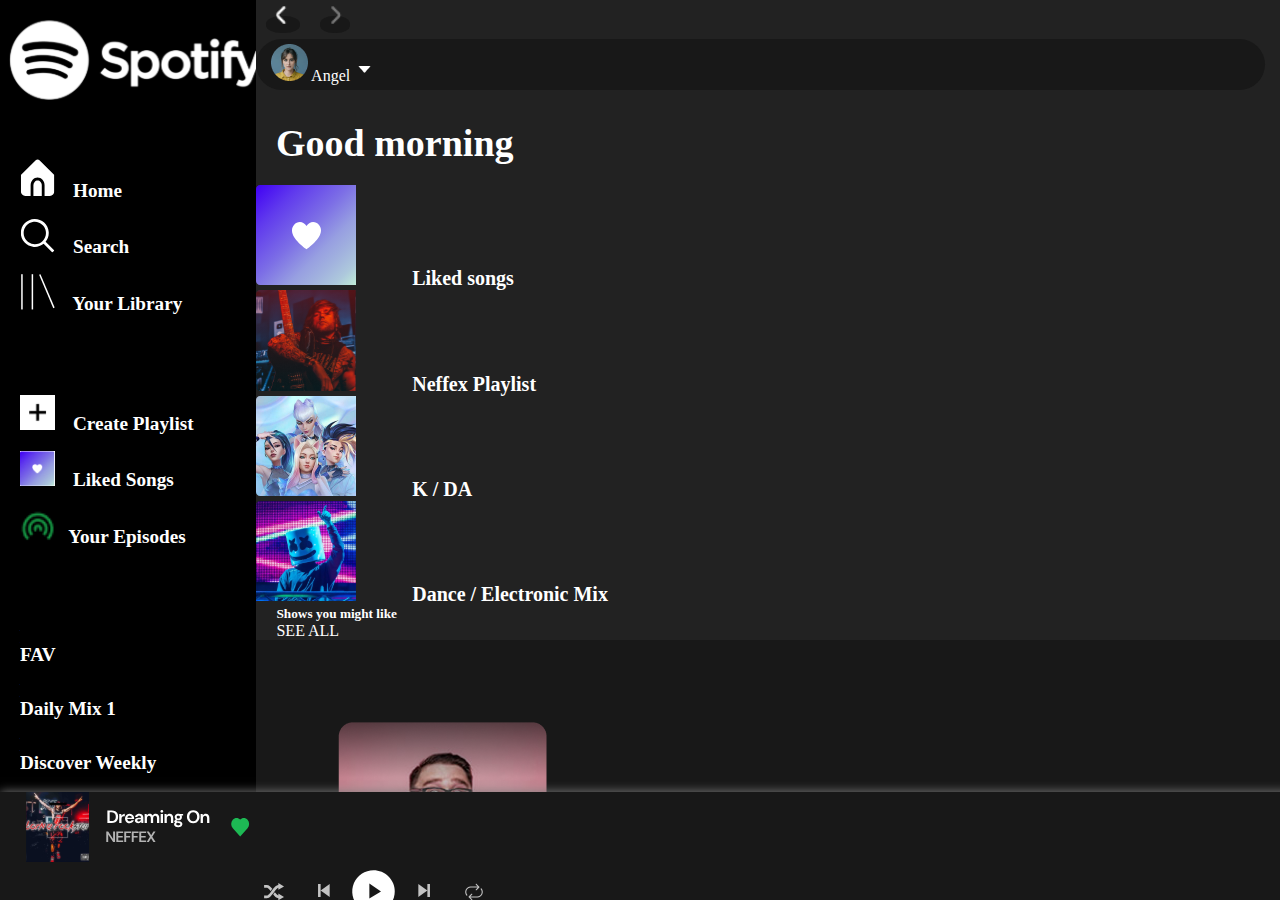
<file: spotify_clone/index.html>
<!DOCTYPE html>
<html lang="en">

<head>
  <meta charset="UTF-8">
  <meta name="viewport" content="width=device-width, initial-scale=1.0">
  <title>spotify-clone</title>
  <link rel="stylesheet" href="style.css">
  <link href="https://cdn.jsdelivr.net/npm/bootstrap@5.0.2/dist/css/bootstrap.min.css" rel="stylesheet"
    integrity="sha384-EVSTQN3/azprG1Anm3QDgpJLIm9Nao0Yz1ztcQTwFspd3yD65VohhpuuCOmLASjC" crossorigin="anonymous">
</head>

<body>
  <!-- main section -->
  <section class="main">
    <!-- left-main-section -->
    <div class="left-main d-flex flex-column align-items-start">
      <div class="main-logo">
        <img src="./Assets/Spotify logo.svg" />
      </div>
      <div class="main-navtag">
        <div class="home hover">
          <a href="#"><img src="./Assets/fi-ss-home.svg" class="img" /> Home</a>
        </div>
        <div class="Search hover">
          <a href="#"><img src="./Assets/fi-rs-search.svg" class="img" /> Search</a>
        </div>
        <div class="Your-Library hover">
          <a href="./index2.html"><img src="./Assets/library.svg" class="img" /> Your Library</a>
        </div>
      </div>
      <div class="songs-navigation">
        <div class="playlist hover">
          <a href="#"><img src="./Assets/fi-ss-plus-small.png" class="img plus-sign" />
            Create Playlist</a>
        </div>
        <div class="liked-songs hover">
          <a href="#"><img src="./Assets/Group 2.jpg" class="img" /> Liked Songs</a>
        </div>
        <div class="your-episodes hover">
          <a href="#"><img src="./Assets/gg_media-podcast.png" class="img" />Your
            Episodes</a>
        </div>
      </div>
      <div class="other-navtag">
        <div class="fav hover">
          <a href="#">FAV</a>
        </div>
        <div class="daily-mix hover">
          <a href="#">Daily Mix 1</a>
        </div>
        <div class="discover-weekly hover">
          <a href="#">Discover Weekly</a>
        </div>
        <div class="malyalam hover">
          <a href="#">Malyalam</a>
        </div>
        <div class="dance hover">
          <a href="#">Dance/Electronix Mix</a>
        </div>
        <div class="edm hover">
          <a href="#">EDM/Popular</a>
        </div>
      </div>
      <div class="install-app d-flex align-items-center justify-content-start hover">
        <img src="./Assets/grommet-icons_install-option.svg" />
        <a href="#" class="install-text">Install App</a>
      </div>
    </div>
    <!-- right-main-section -->
    <div class="right-main">
      <div class="user-corner d-flex justify-content-between align-items-center mt-2 mx-auto">
        <div class="arrows">
          <span class="arrow-left">
            <a href="#"><img src="./Assets/fi-rr-angle-small-left.png" /></a>
          </span>
          <span class="arrow-right">
            <a href="#"><img src="./Assets/fi-rr-angle-small-right.png" /></a>
          </span>
        </div>

        <div class="user">
          <a href="#"><img src="./Assets/Ellipse 3.png" /> Angel
            <img src="./Assets/fi-ss-caret-down.png" /></a>
        </div>
      </div>
      <div class="container mb-4 mx-auto">
        <div class="fav-navtag">
          <div class="text">
            <h1>Good morning</h1>
          </div>

          <div class="row">
            <div class="col-lg-4 col-md-6 col-sm-12 mb-2 basic">
              <a href="#"><img src="./Assets/Group 1.svg" class="edit" /> Liked
                songs</a>
            </div>
            <div class="col-lg-4 col-md-6 col-sm-12 mb-2 basic">
              <a href="#"><img src="./Assets/Rectangle 2.svg" class="edit" /> Neffex
                Playlist</a>
            </div>
            <div class="col-lg-4 col-md-6 col-sm-12 mb-2 basic">
              <a href="#"><img src="./Assets/Rectangle 2-k.svg" class="edit" /> K /
                DA</a>
            </div>
            <div class="col-lg-4 col-md-6 col-sm-12 mb-2 basic">
              <a href="#"><img src="./Assets/Rectangle 2-D.svg" class="edit" /> Dance /
                Electronic Mix</a>
            </div>
          </div>
        </div>
      </div>

      <div class="container mx-auto">
        <div class="list-details d-flex justify-content-between align-items-center">
          <h5>Shows you might like</h5>
          <a href="#">SEE ALL</a>
        </div>
        <div class="row my-3">
          <div class="col-lg-3 col-md-4 col-sm-6 trans">
            <div class="shows-card card">
              <img src="./Assets/Rectangle 16.png" class="imgs" />
              <div class="card-body">
                <h6 class="card-title text-white title-prop">
                  Weekly Motivatio...
                </h6>
                <p class="card-text text-white text-prop">Ben Ina scott</p>
              </div>
            </div>
          </div>
          <div class="col-lg-3 col-md-4 col-sm-6 trans">
            <div class="shows-card card">
              <img src="./Assets/Rectangle 16 (1).svg" class="imgs" />
              <div class="card-body">
                <h6 class="card-title text-white title-prop">
                  MEDITATION SELF
                </h6>
                <p class="card-text text-white text-prop">
                  Ibn Hussain Aleen
                </p>
              </div>
            </div>
          </div>
          <div class="col-lg-3 col-md-4 col-sm-6 trans">
            <div class="shows-card card">
              <img src="./Assets/Rectangle 16 (2).svg" class="imgs" />
              <div class="card-body">
                <h6 class="card-title text-white title-prop">
                  Words Beyond act...
                </h6>
                <p class="card-text text-white text-prop">Samuel Scott</p>
              </div>
            </div>
          </div>
          <div class="col-lg-3 col-md-4 col-sm-6 trans">
            <div class="shows-card card">
              <img src="./Assets/Rectangle 16 (4).svg" class="imgs" />
              <div class="card-body">
                <h6 class="card-title text-white title-prop">
                  The Alexa Show
                </h6>
                <p class="card-text text-white text-prop">Adriana Tom</p>
              </div>
            </div>
          </div>
          <div class="col-lg-3 col-md-4 col-sm-6 trans">
            <div class="shows-card card">
              <img src="./Assets/Rectangle 16 (4).svg" class="imgs" />
              <div class="card-body">
                <h6 class="card-title text-white title-prop">
                  The Alexa Show
                </h6>
                <p class="card-text text-white text-prop">Adriana Tom</p>
              </div>
            </div>
          </div>
          <div class="col-lg-3 col-md-4 col-sm-6 trans">
            <div class="shows-card card">
              <img src="./Assets/Rectangle 16 (4).svg" class="imgs" />
              <div class="card-body">
                <h6 class="card-title text-white title-prop">
                  The Alexa Show
                </h6>
                <p class="card-text text-white text-prop">Adriana Tom</p>
              </div>
            </div>
          </div>
          <div class="col-lg-3 col-md-4 col-sm-6 trans">
            <div class="shows-card card">
              <img src="./Assets/Rectangle 16 (4).svg" class="imgs" />
              <div class="card-body">
                <h6 class="card-title text-white title-prop">
                  The Alexa Show
                </h6>
                <p class="card-text text-white text-prop">Adriana Tom</p>
              </div>
            </div>
          </div>
          <div class="col-lg-3 col-md-4 col-sm-6 trans">
            <div class="shows-card card">
              <img src="./Assets/Rectangle 16 (4).svg" class="imgs" />
              <div class="card-body">
                <h6 class="card-title text-white title-prop">
                  The Alexa Show
                </h6>
                <p class="card-text text-white text-prop">Adriana Tom</p>
              </div>
            </div>
          </div>
        </div>
      </div>
    </div>
  </section>

  <!-- footer-section -->
  <footer class="footer d-flex justify-content-between align-items-center">
    <div class="title">
      <img src="./Assets/Artist , title section.svg" />
    </div>
    <div class="player">
      <img src="./Assets/Music Player Options.svg" />
    </div>
    <div class="right">
      <img src="./Assets/Right options.svg" />
    </div>
  </footer>


  <script src="https://cdn.jsdelivr.net/npm/@popperjs/core@2.9.2/dist/umd/popper.min.js"
    integrity="sha384-IQsoLXl5PILFhosVNubq5LC7Qb9DXgDA9i+tQ8Zj3iwWAwPtgFTxbJ8NT4GN1R8p"
    crossorigin="anonymous"></script>
  <script src="https://cdn.jsdelivr.net/npm/bootstrap@5.0.2/dist/js/bootstrap.min.js"
    integrity="sha384-cVKIPhGWiC2Al4u+LWgxfKTRIcfu0JTxR+EQDz/bgldoEyl4H0zUF0QKbrJ0EcQF"
    crossorigin="anonymous"></script>

</body>

</html>
</file>
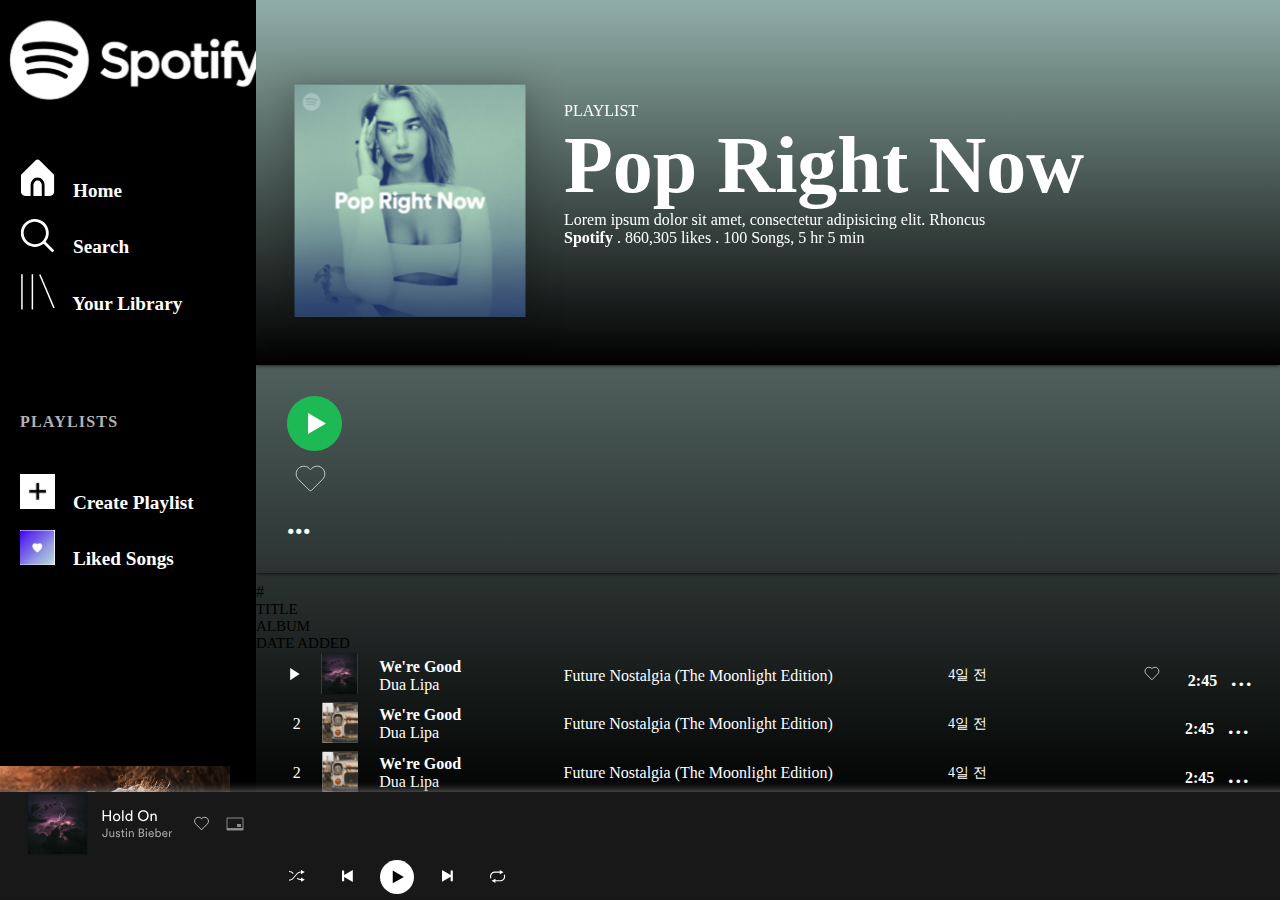
<file: spotify_clone/index2.html>
<!DOCTYPE html>
<html lang="en">
<head>
    <meta charset="UTF-8">
    <meta name="viewport" content="width=device-width, initial-scale=1.0">
    <title>Spotify 2</title>
    <link rel="stylesheet" href="style2.css">
     <!-- bootstrap link -->
     <link
     href="https://cdn.jsdelivr.net/npm/bootstrap@5.0.2/dist/css/bootstrap.min.css"
     rel="stylesheet"
     integrity="sha384-EVSTQN3/azprG1Anm3QDgpJLIm9Nao0Yz1ztcQTwFspd3yD65VohhpuuCOmLASjC"
     crossorigin="anonymous"
   />
   <!-- font awesome link -->
   <link
     rel="stylesheet"
     href="https://cdnjs.cloudflare.com/ajax/libs/font-awesome/6.4.0/css/all.min.css"
     integrity="sha512-iecdLmaskl7CVkqkXNQ/ZH/XLlvWZOJyj7Yy7tcenmpD1ypASozpmT/E0iPtmFIB46ZmdtAc9eNBvH0H/ZpiBw=="
     crossorigin="anonymous"
     referrerpolicy="no-referrer"
   />
</head>
<body>
   <div class="main">
    <!-- left-main section -->
    <div class="left-main d-flex flex-column align-items-start">
        <div class="main-logo">
            <img src="./Assets/Spotify logo.svg" />
        </div>
        <div class="main-navtag">
            <div class="home hover">
              <a href="./index.html"
                ><img src="./Assets/fi-ss-home.svg" class="img" /> Home</a
              >
            </div>
            <div class="Search hover">
              <a href="#"
                ><img src="./Assets/fi-rs-search.svg" class="img" /> Search</a
              >
            </div>
            <div class="Your Library hover">
              <a href="#"
                ><img src="./Assets/library.svg" class="img" /> Your Library</a
              >
            </div>
        </div>
        <div class="songs-navigation">
            <h6 class="playlists">PLAYLISTS</h6>
            <div class="playlist hover">
                <a href="#"
                  ><img src="./Assets/fi-ss-plus-small.png" class="img plus-sign" />
                  Create Playlist</a
                >
              </div>
              <div class="liked-songs hover">
                <a href="#"
                  ><img src="./Assets/Group 2.jpg" class="img" /> Liked Songs</a
                >
              </div>
        </div>
        <div class="sweet-img">
            <img src="./Assets2/album art.svg">
        </div>
    </div>

    <!-- right-main-section -->
    <div class="right-main">
        <div class="first-part">
            <div class="heroine">
                <img src="./Assets2/스크린샷 2021-03-16 오후 4.04 2.svg"/>
            </div>
            <div class="details">
                <p class="texts">PLAYLIST</p>
                <h1 class="heading">Pop Right Now</h1>
                <p class="texts">Lorem ipsum dolor sit amet, consectetur adipisicing elit. Rhoncus</p>
                <p class="texts"><b>Spotify</b> . 860,305 likes . 100 Songs, 5 hr 5 min</p>
            </div> 
        </div>
        <div class="second-part d-flex align-items-center">
            <div class="play-btn me-3">
                <a href="#" ><img src="./Assets2/thumb_play.svg"/></a>
            </div>
            <div class="heart me-3">
                <a href="#"><img src="./Assets2/heart.svg"/></a>
            </div>
            <div class="dots">
                <a href="#" ><h1>...</h1></a>
            </div>
        </div>
        <div class="third-part mb-4">
            <div class="corner-details d-flex text-white ms-3">
                <p class="hash">#</p>
                <p class="title-sign">TITLE</p>
                <p class="album-sign">ALBUM</p>
                <p class="date-sign">DATE ADDED</p>
            </div>
            <div class="song-part hover">
                <div class="arrow">
                    <img src="./Assets2/Polygon 2.svg"/>
                </div>
                <div class="song-img">
                    <img src="./Assets2/Rectangle 9.svg"/>
                </div>
                <div class="song-name">
                    <p><b>We're Good</b><br/>Dua Lipa</p>   
                </div>
                <div class="album-name">
                    <p>Future Nostalgia (The Moonlight Edition)</p>
                </div>
                <div class="date-added">
                    <p>4일 전</p>
                </div>
                <div class="basic-detail">
                    <div class="heart-sm">
                        <img src="./Assets2/heartsm.svg"/>
                    </div>
                    <div class="time">
                        <p>2:45</p>
                    </div>
                    <div class="dotsm">
                        ...
                    </div>
                </div>
            </div>
            <div class="song-part hover">
                <div class="arrow">
                    2
                </div>
                <div class="song-img">
                    <img src="./Assets2/Rectangle 20.svg"/>
                </div>
                <div class="song-name">
                    <p><b>We're Good</b><br/>Dua Lipa</p>   
                </div>
                <div class="album-name">
                    <p>Future Nostalgia (The Moonlight Edition)</p>
                </div>
                <div class="date-added">
                    <p>4일 전</p>
                </div>
                <div class="basic-details extra">
                    <div class="time">
                        <p>2:45</p>
                    </div>
                    <div class="dotsm">
                        ...
                    </div>
                </div>
            </div>
            <div class="song-part hover">
                <div class="arrow">
                    2
                </div>
                <div class="song-img">
                    <img src="./Assets2/Rectangle 20.svg"/>
                </div>
                <div class="song-name">
                    <p><b>We're Good</b><br/>Dua Lipa</p>   
                </div>
                <div class="album-name">
                    <p>Future Nostalgia (The Moonlight Edition)</p>
                </div>
                <div class="date-added">
                    <p>4일 전</p>
                </div>
                <div class="basic-details extra">
                    <div class="time">
                        <p>2:45</p>
                    </div>
                    <div class="dotsm">
                        ...
                    </div>
                </div>
            </div>
            <div class="song-part hover">
                <div class="arrow">
                    2
                </div>
                <div class="song-img">
                    <img src="./Assets2/Rectangle 20.svg"/>
                </div>
                <div class="song-name">
                    <p><b>We're Good</b><br/>Dua Lipa</p>   
                </div>
                <div class="album-name">
                    <p>Future Nostalgia (The Moonlight Edition)</p>
                </div>
                <div class="date-added">
                    <p>4일 전</p>
                </div>
                <div class="basic-details extra">
                    <div class="time">
                        <p>2:45</p>
                    </div>
                    <div class="dotsm">
                        ...
                    </div>
                </div>
            </div>
            <div class="song-part hover">
                <div class="arrow">
                    2
                </div>
                <div class="song-img">
                    <img src="./Assets2/Rectangle 20.svg"/>
                </div>
                <div class="song-name">
                    <p><b>We're Good</b><br/>Dua Lipa</p>   
                </div>
                <div class="album-name">
                    <p>Future Nostalgia (The Moonlight Edition)</p>
                </div>
                <div class="date-added">
                    <p>4일 전</p>
                </div>
                <div class="basic-details extra">
                    <div class="time">
                        <p>2:45</p>
                    </div>
                    <div class="dotsm">
                        ...
                    </div>
                </div>
            </div>
            <div class="song-part hover">
                <div class="arrow">
                    2
                </div>
                <div class="song-img">
                    <img src="./Assets2/Rectangle 20.svg"/>
                </div>
                <div class="song-name">
                    <p><b>We're Good</b><br/>Dua Lipa</p>   
                </div>
                <div class="album-name">
                    <p>Future Nostalgia (The Moonlight Edition)</p>
                </div>
                <div class="date-added">
                    <p>4일 전</p>
                </div>
                <div class="basic-details extra">
                    <div class="time">
                        <p>2:45</p>
                    </div>
                    <div class="dotsm">
                        ...
                    </div>
                </div>
            </div>
            <div class="song-part hover">
                <div class="arrow">
                    2
                </div>
                <div class="song-img">
                    <img src="./Assets2/Rectangle 20.svg"/>
                </div>
                <div class="song-name">
                    <p><b>We're Good</b><br/>Dua Lipa</p>   
                </div>
                <div class="album-name">
                    <p>Future Nostalgia (The Moonlight Edition)</p>
                </div>
                <div class="date-added">
                    <p>4일 전</p>
                </div>
                <div class="basic-details extra">
                    <div class="time">
                        <p>2:45</p>
                    </div>
                    <div class="dotsm">
                        ...
                    </div>
                </div>
            </div>
            <div class="song-part hover">
                <div class="arrow">
                    2
                </div>
                <div class="song-img">
                    <img src="./Assets2/Rectangle 20.svg"/>
                </div>
                <div class="song-name">
                    <p><b>We're Good</b><br/>Dua Lipa</p>   
                </div>
                <div class="album-name">
                    <p>Future Nostalgia (The Moonlight Edition)</p>
                </div>
                <div class="date-added">
                    <p>4일 전</p>
                </div>
                <div class="basic-details extra">
                    <div class="time">
                        <p>2:45</p>
                    </div>
                    <div class="dotsm">
                        ...
                    </div>
                </div>
            </div>
            <div class="song-part hover">
                <div class="arrow">
                    2
                </div>
                <div class="song-img">
                    <img src="./Assets2/Rectangle 20.svg"/>
                </div>
                <div class="song-name">
                    <p><b>We're Good</b><br/>Dua Lipa</p>   
                </div>
                <div class="album-name">
                    <p>Future Nostalgia (The Moonlight Edition)</p>
                </div>
                <div class="date-added">
                    <p>4일 전</p>
                </div>
                <div class="basic-details extra">
                    <div class="time">
                        <p>2:45</p>
                    </div>
                    <div class="dotsm">
                        ...
                    </div>
                </div>
            </div>
            <div class="song-part hover">
                <div class="arrow">
                    2
                </div>
                <div class="song-img">
                    <img src="./Assets2/Rectangle 20.svg"/>
                </div>
                <div class="song-name">
                    <p><b>We're Good</b><br/>Dua Lipa</p>   
                </div>
                <div class="album-name">
                    <p>Future Nostalgia (The Moonlight Edition)</p>
                </div>
                <div class="date-added">
                    <p>4일 전</p>
                </div>
                <div class="basic-details extra">
                    <div class="time">
                        <p>2:45</p>
                    </div>
                    <div class="dotsm">
                        ...
                    </div>
                </div>
            </div>
            <div class="song-part hover">
                <div class="arrow">
                    2
                </div>
                <div class="song-img">
                    <img src="./Assets2/Rectangle 20.svg"/>
                </div>
                <div class="song-name">
                    <p><b>We're Good</b><br/>Dua Lipa</p>   
                </div>
                <div class="album-name">
                    <p>Future Nostalgia (The Moonlight Edition)</p>
                </div>
                <div class="date-added">
                    <p>4일 전</p>
                </div>
                <div class="basic-details extra">
                    <div class="time">
                        <p>2:45</p>
                    </div>
                    <div class="dotsm">
                        ...
                    </div>
                </div>
            </div>
        </div>
    </div>
   </div>

   <!-- footer-section -->
   <footer class="footer d-flex justify-content-between align-items-center">
    <div class="title">
      <img src="./Assets2/Group 10.svg" />
    </div>
    <div class="player">
      <img src="./Assets2/Group 11.svg" />
    </div>
    <div class="right">
      <img src="./Assets2/Group 12.svg" />
    </div>
  </footer>

   <script
   src="https://cdn.jsdelivr.net/npm/@popperjs/core@2.9.2/dist/umd/popper.min.js"
   integrity="sha384-IQsoLXl5PILFhosVNubq5LC7Qb9DXgDA9i+tQ8Zj3iwWAwPtgFTxbJ8NT4GN1R8p"
   crossorigin="anonymous"
 ></script>
 <script
   src="https://cdn.jsdelivr.net/npm/bootstrap@5.0.2/dist/js/bootstrap.min.js"
   integrity="sha384-cVKIPhGWiC2Al4u+LWgxfKTRIcfu0JTxR+EQDz/bgldoEyl4H0zUF0QKbrJ0EcQF"
   crossorigin="anonymous"
 ></script>
</body>
</html>
</file>
<file: spotify_clone/style.css>
*{
    margin: 0px;
    padding: 0px;
}
.main{
    display: flex;
    height: 90vh;
    overflow: hidden;
}
.left-main{
    flex: 1;
    background-color: rgb(0,0,0);
    overflow-y: scroll;
}
::-webkit-scrollbar{
    display: none;
}
.right-main{
    flex: 4;
    background-color: rgb(34,34,34);
    overflow-y: scroll;
}
.footer{
    height: 12vh;
    position: fixed;
    bottom: 0px;
    background-color: rgb(24,24,24);
    width: 100%;
    box-shadow: 0px 0px 10px gray;
}
.main-logo>img{
    width: 110%;
    height: 80px;
    padding-top: 20px;
    margin-bottom: 6vh;
}
.main-navtag{
    margin-left: 20px;
    line-height: 6vh;
    font-family: DM Sans;
    font-size: 120%;
    font-weight: 700;
    margin-bottom: 25%;
}
.main-navtag>div>a{
    text-decoration: none;
    color: white;
}
.songs-navigation{
    margin-left: 20px;
    line-height: 6vh;
    font-family: DM Sans;
    font-size: 120%;
    font-weight: 700;
    margin-bottom: 25%;
}
.songs-navigation>div>a{
    text-decoration: none;
    color: white;
}
.plus-sign{
    background-color: white;
}
.other-navtag{
    margin-left: 20px;
    line-height: 6vh;
    font-family: DM Sans;
    font-size: 120%;
    font-weight: 700;
    margin-bottom: 25%;
}
.other-navtag>div>a{
    text-decoration: none;
    color: white;
}
.install-app{
    margin-left: 20px;
    line-height: 6vh;
    font-family: DM Sans;
    font-size: 120%;
    font-weight: 700;
    margin-bottom: 20%;
}
.install-app>img{
    margin-right: 1vw;
}
.install-app>a{
    text-decoration: none;
    color: white !important;
}
.img{
    width: 15%;
    margin-right: 1vw;
}
.hover:hover{
    background-color: rgb(34,34,34);
    border-radius: 5px;
    box-sizing: border-box;
    cursor: pointer;
    padding-left: 15px;
}
.text{
    margin-left: 20px;
    margin-top: 3%;
    margin-bottom: 20px;
}
h1{
    color: white;
    font-family: DM Sans;
    font-size: 38px;
    font-weight: 700;
}
.basic:hover{
    background-color: rgb(48,48,48);
    border-radius: 5px;
    color: white;
}
.basic>a{
    text-decoration: none;
    color: white !important;
    font-family: DM Sans;
    font-size: 20px;
    font-weight: 700;
}
.basic>img{
    margin-right: 5%;
}
.edit{
    margin-right: 5%;
}
.list-details{
    color: white;
    margin-inline: 2%;
}
.list-details>a{
    color: white !important;
    text-decoration: none;
}
.shows-card{
    background-color: rgb(24,24,24) !important;
}
.imgs{
    padding: 8%;
}
.title-prop{
    color: #FFF;
    font-family: DM Sans;
    font-size: 21px;
    font-weight: 500;
}
span{
    border-radius: 45%;
    background-color: rgb(24,24,24);
    text-align: center;
    margin-inline: 10px;
    box-sizing: border-box;
}
span>a>img{
    width: 30px;
}

.user{
    border-radius: 30px;
    background-color: rgb(24,24,24);
    padding-inline: 15px;
    padding-block: 5px;
    margin-right: 15px;
    margin-top: 5px;
}
.user>a{
    color: white !important;
    text-decoration: none;
}
.footer{
    padding-inline: 2%;
    margin-top: 5px;
}
.trans{
    transition: all 0.5s ease;
    margin-bottom: 2%;
}
.trans:hover{
    transform: scale(1.02);
}

@media screen and (max-width: 992px){
    .right{
        display: none;
    }
    .main-navtag{
        white-space: nowrap;
    }
    .songs-navigation{
        white-space: nowrap;
    }
}
@media screen and (max-width: 768px) {
    .right{
        display: none;
    }
    .title{
        display: none;
    }
    .player>img{
        width: 100%;
    }
    .main-navtag{
        font-size: 1rem;
        white-space: nowrap;
    }
    .songs-navigation{
        font-size: 1rem;
        white-space: nowrap;
    }
    .other-navtag{
        font-size: 1rem;
        white-space: nowrap;
    }
    .install-app{
        font-size: 1rem;
        white-space: nowrap;
    }
}
</file>
<file: spotify_clone/style2.css>
*{
    margin: 0px;
    padding: 0px;
}
.main{
    display: flex;
    height: 90vh;
    overflow: hidden;
}
.left-main{
    flex: 1;
    background-color: rgb(0,0,0);
    overflow-y: scroll;
}
::-webkit-scrollbar{
    display: none;
}
.right-main{
    flex: 4;
    background-color: rgb(34,34,34);
    overflow-y: scroll;
}
.footer{
    height: 12vh;
    position: fixed;
    bottom: 0px;
    background-color: rgb(24,24,24);
    width: 100%;
    box-shadow: 0px 0px 10px gray;
}
.main-logo>img{
    width: 110%;
    height: 80px;
    padding-top: 20px;
    margin-bottom: 6vh;
}
.main-navtag{
    margin-left: 20px;
    line-height: 6vh;
    font-family: DM Sans;
    font-size: 120%;
    font-weight: 700;
    margin-bottom: 25%;
}
.main-navtag>div>a{
    text-decoration: none;
    color: white;
}
.hover:hover{
    background-color: rgb(34,34,34);
    border-radius: 5px;
    box-sizing: border-box;
    cursor: pointer;
    padding-left: 15px;
}
.img{
    width: 15%;
    margin-right: 1vw;
}
.songs-navigation{
    margin-left: 20px;
    line-height: 6vh;
    font-family: DM Sans;
    font-size: 120%;
    font-weight: 700;
    margin-bottom: 70%;
}
.songs-navigation>div>a{
    text-decoration: none;
    color: white;
}
.plus-sign{
    background-color: white;
}
.playlists{
    color: #B3B3B3;
    font-family: Circular Std;
    font-size: 16px;
    font-style: normal;
    font-weight: 700;
    letter-spacing: 1.2px;
    text-transform: uppercase;
    margin-bottom: 25px;
}
.sweet-img{
    margin-inline: auto;
    justify-content: center;
    align-items: center;
}
.right-main{
    background: linear-gradient(180deg, #90AEA7 0%, #000 100%);
}
.first-part{
    display: flex;
    border-bottom: 0px solid rgb(34,34,34);
    box-shadow: 0px 0px 4px black;
    position: sticky;
    top: -12vh;
    background: linear-gradient(180deg, #90AEA7 0%, #000 100%);
}
.heroine{
    padding-top: 5%;
}
.details{
    color: #FFF;
    font-family: Circular Std;
    padding-top: 10%;
}
.heading{
    font-size: 80px;
}
.texts{
    font-size: 16px;
}
.second-part{
    padding-left: 3%;
    padding-block: 3%;
    border-bottom: 0px solid rgb(34,34,34);
    box-shadow: 0px 0px 4px black;
}
.dots>a{
    text-decoration: none;
    color: white !important;
    font-weight: 400;
}
.third-part{
    margin-top: 10px;
}
.hash{
    margin-right: 8vw;
}
.title-sign{
    margin-right: 17vw;
    font-family: Circular Std;
    font-size: 15px;
    font-weight: 400;
}
.album-sign{
    margin-right: 17vw;
    font-family: Circular Std;
    font-size: 15px;
    font-weight: 400;
}
.date-sign{
    font-family: Circular Std;
    font-size: 15px;
    font-weight: 400;
}
.date-added{
    font-family: Noto Sans CJK KR;
    font-size: 14px;
    font-weight: 400;
    line-height: 20.72px;
}
.song-part{
    display: flex;
    align-items: center;
    justify-content: center;
    color: white;
}

.arrow{
    margin-left: 0.5vw;
    margin-right: 1.5vw;
}
.song-img{
    margin-right: 1.5vw;   
}
.song-name{
    margin-right: 8vw;
    font-family: Circular Std;
}
.album-name{
    margin-right: 9vw;
    font-family: Circular Std;
}
.date-added{
    margin-right: 12vw;
    font-family: Circular Std;
}
.dotsm{
    font-size: 30px;
}
.heart-sm{
    margin-right: 2vw;
}
.time{
    margin-right: 1vw;
    font-size: 16px;
    font-weight: 600;
    font-family: Circular Std;
}
.basic-detail{
    display: flex;
    align-items: first baseline;
    justify-content: baseline !important;
}
.extra{
    margin-left: 3.5vw;
}
.basic-details{
    display: flex;
    align-items: first baseline;
    justify-content: flex-end;
}
.footer{
    padding-inline: 2%;
    margin-top: 5px;
}
@media screen and (max-width: 992px){
    .right{
        display: none;
    }
    .basic-detail{
        display: none;
    }
    .extra{
        display: none;
    }
    .main-navtag{
        white-space: nowrap;
    }
    .songs-navigation{
        white-space: nowrap;
    }
}
@media screen and (max-width: 768px) {
    .right{
        display: none;
    }
    .title{
        display: none;
    }
    .player>img{
        width: 100%;
    }
    .heroine>img{
        width: 76% !important;
    }
    .details{
        width: 40vw;
        height: 50vh;
    }
    .texts{
       font-size: 1rem;
    }
    .heading{
        font-size: 2rem;
    }
    .basic-detail{
        display: none;
    }
    .extra{
        display: none;
    }
    .arrow{
        display: none;
    }
    .date-added{
        display: none;
    }
    .album-name{
        display: none;
    }
    .song-part{
        width: 100%;
    }
    .date-sign{
        display: none;
    }
    .album-sign{
        display: none;
    }
    .main-navtag{
        font-size: 1rem;
        white-space: nowrap;
    }
    .songs-navigation{
        font-size: 1rem;
        white-space: nowrap;
    }
}
</file>
